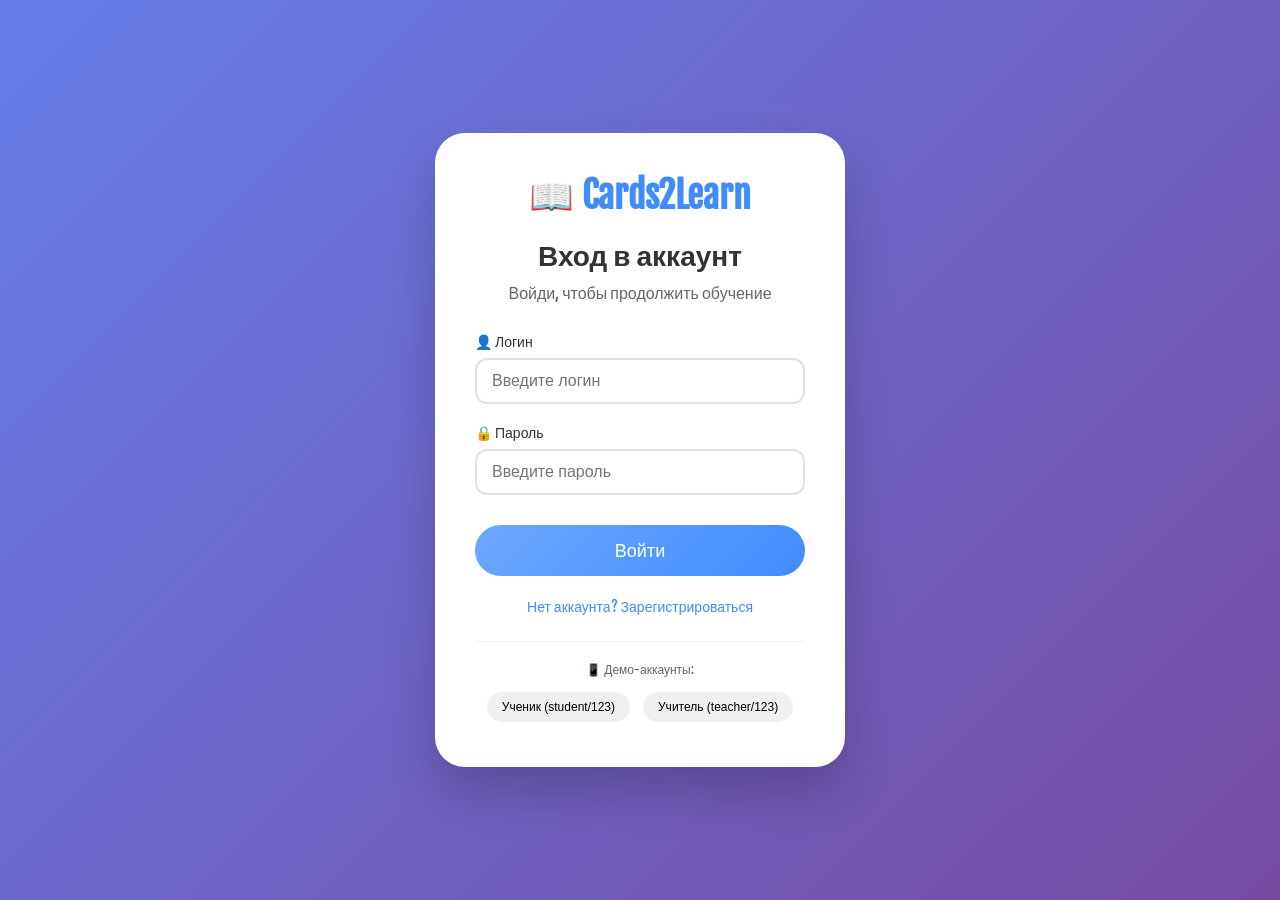
<file: index.html>
<!DOCTYPE html>
<html lang="ru">
<head>
    <meta charset="UTF-8">
    <meta name="viewport" content="width=device-width, initial-scale=1.0">
    <title>Cards2Learn - Главная</title>
    <link rel="stylesheet" href="css/main.css">
</head>
<body>
    <div class="wrapper">
        <header class="container">
            <span class="logo">📖 Cards2Learn</span>
            <nav>
                <ul>
                    <li class="active"><a href="index.html">Главная</a></li>
                    <li><a href="cards.html">Карточки</a></li>
                    <li><a href="quiz.html">Тест</a></li>
                    <li><a href="stats.html">Статистика</a></li>
                    <li><a href="profile.html">Профиль</a></li>
                    <li class="user-menu">
                        <span class="user-name" id="userNameDisplay">Гость</span>
                        <a href="#" id="logoutBtn" class="logout-link">Выйти</a>
                    </li>
                </ul>
            </nav>
        </header>

        <div class="hero container">
            <div class="hero-info">
                <h2>✨ Добро пожаловать, <span id="welcomeUser">друг</span>!</h2>
                <h1>Учи английские слова с удовольствием!</h1>
                <p>Создавай свои карточки, тренируй память и проверяй знания в интерактивных тестах. Твой прогресс сохраняется в аккаунте.</p>
                <button class="btn" onclick="location.href='cards.html'">Начать учиться →</button>
            </div>
            <div class="hero-stats">
                <div class="stat-card">
                    <span class="stat-number">50+</span>
                    <span class="stat-label">слов в день</span>
                </div>
                <div class="stat-card">
                    <span class="stat-number">100%</span>
                    <span class="stat-label">бесплатно</span>
                </div>
                <div class="stat-card">
                    <span class="stat-number">📱</span>
                    <span class="stat-label">работает везде</span>
                </div>
            </div>
        </div>

        <div class="features container">
            <h2>Что ты получишь?</h2>
            <div class="features-grid">
                <div class="feature">
                    <div class="feature-icon">🎴</div>
                    <h3>Умные карточки</h3>
                    <p>Переворачивай карточки и запоминай перевод</p>
                </div>
                <div class="feature">
                    <div class="feature-icon">✅</div>
                    <h3>Тестирование</h3>
                    <p>Проверяй свои знания в интерактивном тесте</p>
                </div>
                <div class="feature">
                    <div class="feature-icon">➕</div>
                    <h3>Свои слова</h3>
                    <p>Добавляй любые слова, которые хочешь выучить</p>
                </div>
                <div class="feature">
                    <div class="feature-icon">📊</div>
                    <h3>Статистика</h3>
                    <p>Отслеживай свой прогресс</p>
                </div>
            </div>
        </div>

        <footer class="container">
            <p>© 2026 Cards2Learn | Безопасное обучение | Все данные сохраняются в твоём аккаунте</p>
        </footer>
    </div>

    <script src="js/auth.js"></script>
    <script>
        if (!Auth.isLoggedIn()) {
            window.location.href = 'login.html';
        }
        
        const user = Auth.getCurrentUser();
        document.getElementById('welcomeUser').textContent = user.username;
        document.getElementById('userNameDisplay').textContent = user.username;
        
        document.getElementById('logoutBtn').addEventListener('click', (e) => {
            e.preventDefault();
            Auth.logout();
        });
    </script>
</body>
</html>
</file>
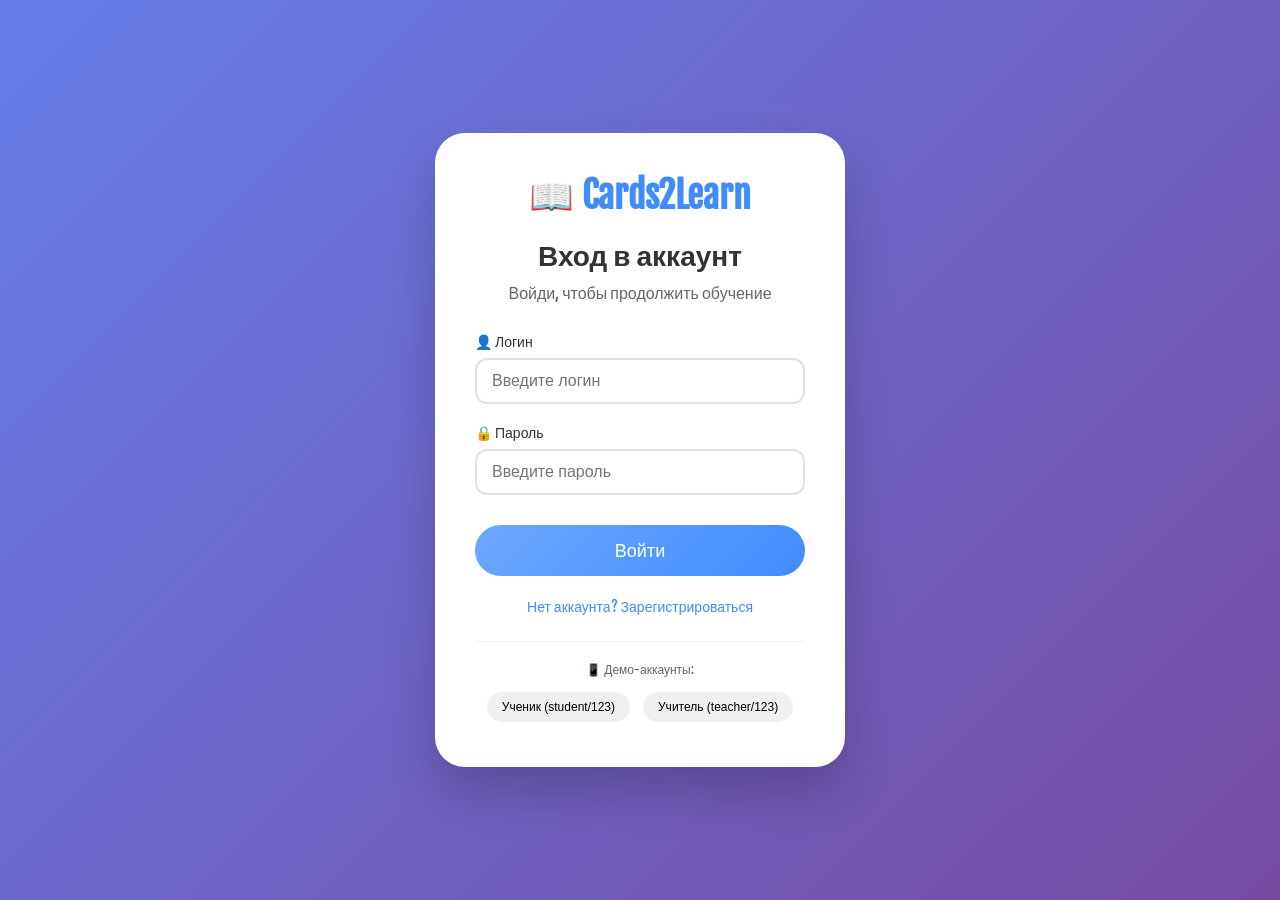
<file: cards.html>
<!DOCTYPE html>
<html lang="ru">
<head>
    <meta charset="UTF-8">
    <meta name="viewport" content="width=device-width, initial-scale=1.0">
    <title>Карточки - Cards2Learn</title>
    <link rel="stylesheet" href="css/main.css">
</head>
<body>
    <div class="wrapper">
        <header class="container">
            <span class="logo">📖 Cards2Learn</span>
            <nav>
                <ul>
                    <li><a href="index.html">Главная</a></li>
                    <li class="active"><a href="cards.html">Карточки</a></li>
                    <li><a href="quiz.html">Тест</a></li>
                    <li><a href="stats.html">Статистика</a></li>
                    <li><a href="profile.html">Профиль</a></li>
                    <li class="user-menu">
                        <span class="user-name" id="userNameDisplay">Гость</span>
                        <a href="#" id="logoutBtn" class="logout-link">Выйти</a>
                    </li>
                </ul>
            </nav>
        </header>

        <div class="cards-page container">
            <h1 class="page-title">🎴 Мои карточки</h1>
            <p class="page-subtitle">Нажми на карточку, чтобы увидеть перевод | Листай стрелками | Добавляй свои слова</p>

            <div class="categories">
                <button class="cat-btn active" data-cat="all">Все слова</button>
                <button class="cat-btn" data-cat="basic">Базовые</button>
                <button class="cat-btn" data-cat="my">Мои слова</button>
            </div>

            <div class="single-card-container">
                <div class="flashcard" id="flashcard">
                    <div class="card-inner">
                        <div class="card-front">
                            <h3 id="word-eng">Apple</h3>
                            <span class="hint">🍎 нажми</span>
                        </div>
                        <div class="card-back">
                            <h3 id="word-rus">Яблоко</h3>
                            <span class="hint">🍏</span>
                        </div>
                    </div>
                </div>
            </div>

            <div class="navigation">
                <button class="nav-btn" id="prevBtn">◀ Предыдущее</button>
                <span class="counter" id="counter">1 / 8</span>
                <button class="nav-btn" id="nextBtn">Следующее ▶</button>
            </div>

            <div class="controls">
                <button class="control-btn" id="knownBtn">✅ Знаю</button>
                <button class="control-btn" id="unknownBtn">❌ Не знаю</button>
                <button class="control-btn delete-btn" id="deleteBtn">🗑️ Удалить</button>
                <button class="control-btn" id="shuffleBtn">🔄 Перемешать</button>
            </div>

            <div class="progress-area">
                <div class="progress-bar">
                    <div class="progress-fill" id="progressFill"></div>
                </div>
                <p id="progressText">Изучено: 0 / 0 слов (0%)</p>
            </div>

            <div class="add-card-form">
                <h3>➕ Добавить новое слово</h3>
                <div class="form-row">
                    <input type="text" id="newEng" placeholder="Слово на английском" autocomplete="off">
                    <input type="text" id="newRus" placeholder="Перевод" autocomplete="off">
                    <input type="text" id="newEmoji" placeholder="Эмодзи (🐕)" autocomplete="off">
                    <button class="add-btn" id="addBtn">➕ Добавить</button>
                </div>
            </div>

            <div class="tips">
                <h4>💡 Совет для быстрого запоминания:</h4>
                <p>Повторяй слова вслух! Исследования показывают, что проговаривание улучшает запоминание на 50%.</p>
            </div>

            <div class="back-home">
                <button class="btn" onclick="location.href='index.html'">← На главную</button>
            </div>
        </div>
    </div>

    <script src="js/auth.js"></script>
    <script>
        if (!Auth.isLoggedIn()) {
            window.location.href = 'login.html';
        }
        
        document.getElementById('userNameDisplay').textContent = Auth.getCurrentUser().username;
        document.getElementById('logoutBtn').addEventListener('click', (e) => {
            e.preventDefault();
            Auth.logout();
        });
        
        // Данные пользователя
        let baseWords = [
            { eng: "Apple", rus: "Яблоко", emoji: "🍎", category: "basic", known: false },
            { eng: "Sun", rus: "Солнце", emoji: "☀️", category: "basic", known: false },
            { eng: "Happy", rus: "Счастливый", emoji: "😊", category: "basic", known: false },
            { eng: "Fast", rus: "Быстрый", emoji: "⚡", category: "basic", known: false },
            { eng: "Water", rus: "Вода", emoji: "💧", category: "basic", known: false },
            { eng: "Friend", rus: "Друг", emoji: "👫", category: "basic", known: false },
            { eng: "Big", rus: "Большой", emoji: "🐘", category: "basic", known: false },
            { eng: "Beautiful", rus: "Красивый", emoji: "🌸", category: "basic", known: false }
        ];
        
        let myWords = [];
        let currentCategory = "all";
        let currentFilteredWords = [];
        let currentIndex = 0;
        let isFlipped = false;
        
        function loadData() {
            const savedKnown = localStorage.getItem('cards2learn_known');
            if (savedKnown) {
                try {
                    const knownData = JSON.parse(savedKnown);
                    baseWords.forEach((w, i) => {
                        if (knownData[i] !== undefined) w.known = knownData[i];
                    });
                } catch(e) {}
            }
            
            const savedMyWords = localStorage.getItem('cards2learn_mywords');
            if (savedMyWords) {
                try {
                    myWords = JSON.parse(savedMyWords);
                } catch(e) {}
            }
            
            updateFilteredWords();
        }
        
        function saveData() {
            const knownData = baseWords.map(w => w.known);
            localStorage.setItem('cards2learn_known', JSON.stringify(knownData));
            localStorage.setItem('cards2learn_mywords', JSON.stringify(myWords));
            Auth.saveCurrentUserData();
        }
        
        function updateFilteredWords() {
            if (currentCategory === "all") {
                currentFilteredWords = [...baseWords, ...myWords];
            } else if (currentCategory === "basic") {
                currentFilteredWords = [...baseWords];
            } else {
                currentFilteredWords = [...myWords];
            }
            
            if (currentIndex >= currentFilteredWords.length) {
                currentIndex = Math.max(0, currentFilteredWords.length - 1);
            }
            if (currentFilteredWords.length === 0) currentIndex = 0;
            updateCard();
            updateProgress();
        }
        
        function updateCard() {
            if (currentFilteredWords.length === 0) {
                document.getElementById('word-eng').textContent = "Нет слов";
                document.getElementById('word-rus').textContent = "Добавьте слова в форму ниже";
                document.getElementById('counter').textContent = `0 / 0`;
                return;
            }
            
            const word = currentFilteredWords[currentIndex];
            document.getElementById('word-eng').textContent = word.eng;
            document.getElementById('word-rus').textContent = word.rus;
            
            const emoji = word.emoji || "📖";
            document.querySelector('#flashcard .card-front .hint').textContent = emoji + " нажми";
            document.querySelector('#flashcard .card-back .hint').textContent = emoji;
            
            if (isFlipped) {
                document.getElementById('flashcard').classList.remove('flipped');
                isFlipped = false;
            }
            
            document.getElementById('counter').textContent = `${currentIndex + 1} / ${currentFilteredWords.length}`;
        }
        
        function updateProgress() {
            const knownCount = baseWords.filter(w => w.known).length;
            const total = baseWords.length;
            const percent = total > 0 ? Math.round((knownCount / total) * 100) : 0;
            
            document.getElementById('progressFill').style.width = percent + '%';
            document.getElementById('progressText').textContent = `Изучено: ${knownCount} / ${total} слов (${percent}%)`;
        }
        
        function markAsKnown() {
            if (currentFilteredWords.length === 0) return;
            const word = currentFilteredWords[currentIndex];
            if (word.category === "basic") {
                const baseIndex = baseWords.findIndex(w => w.eng === word.eng);
                if (baseIndex !== -1 && !baseWords[baseIndex].known) {
                    baseWords[baseIndex].known = true;
                    saveData();
                    updateProgress();
                    showToast("✅ Отлично! Слово изучено!", "success");
                }
            }
            nextWord();
        }
        
        function markAsUnknown() {
            if (currentFilteredWords.length === 0) return;
            const word = currentFilteredWords[currentIndex];
            if (word.category === "basic") {
                const baseIndex = baseWords.findIndex(w => w.eng === word.eng);
                if (baseIndex !== -1) {
                    baseWords[baseIndex].known = false;
                    saveData();
                    updateProgress();
                    showToast("📚 Продолжай учить!", "info");
                }
            }
            nextWord();
        }
        
        function shuffleWords() {
            for (let i = currentFilteredWords.length - 1; i > 0; i--) {
                const j = Math.floor(Math.random() * (i + 1));
                [currentFilteredWords[i], currentFilteredWords[j]] = [currentFilteredWords[j], currentFilteredWords[i]];
            }
            currentIndex = 0;
            updateCard();
            showToast("🃏 Слова перемешаны!", "info");
        }
        
        function deleteCurrentWord() {
            if (currentFilteredWords.length === 0) return;
            const word = currentFilteredWords[currentIndex];
            if (word.category === "my") {
                const myIndex = myWords.findIndex(w => w.eng === word.eng && w.rus === word.rus);
                if (myIndex !== -1) {
                    if (confirm(`Удалить слово "${word.eng}"?`)) {
                        myWords.splice(myIndex, 1);
                        saveData();
                        updateFilteredWords();
                        showToast("🗑️ Слово удалено!", "success");
                    }
                }
            } else {
                showToast("Базовые слова нельзя удалить, их можно выучить!", "info");
            }
        }
        
        function addWord() {
            let eng = document.getElementById('newEng').value.trim();
            let rus = document.getElementById('newRus').value.trim();
            let emoji = document.getElementById('newEmoji').value.trim();
            
            if (eng === "" || rus === "") {
                showToast("❌ Заполни оба поля!", "error");
                return;
            }
            
            eng = eng.charAt(0).toUpperCase() + eng.slice(1).toLowerCase();
            rus = rus.charAt(0).toUpperCase() + rus.slice(1).toLowerCase();
            emoji = emoji || "📖";
            
            myWords.push({ eng: eng, rus: rus, emoji: emoji, category: "my", known: false });
            saveData();
            
            document.getElementById('newEng').value = "";
            document.getElementById('newRus').value = "";
            document.getElementById('newEmoji').value = "";
            
            updateFilteredWords();
            currentIndex = currentFilteredWords.length - 1;
            updateCard();
            showToast(`✅ Слово "${eng}" добавлено!`, "success");
        }
        
        function setCategory(cat) {
            currentCategory = cat;
            document.querySelectorAll('.cat-btn').forEach(btn => {
                btn.classList.toggle('active', btn.dataset.cat === cat);
            });
            updateFilteredWords();
        }
        
        function prevWord() {
            if (currentFilteredWords.length === 0) return;
            if (currentIndex > 0) {
                currentIndex--;
                updateCard();
            } else {
                document.getElementById('flashcard').style.animation = 'shake 0.3s ease';
                setTimeout(() => document.getElementById('flashcard').style.animation = '', 300);
            }
        }
        
        function nextWord() {
            if (currentFilteredWords.length === 0) return;
            if (currentIndex < currentFilteredWords.length - 1) {
                currentIndex++;
                updateCard();
            } else {
                document.getElementById('flashcard').style.animation = 'shake 0.3s ease';
                setTimeout(() => document.getElementById('flashcard').style.animation = '', 300);
            }
        }
        
        function showToast(msg, type) {
            let toast = document.getElementById('toast');
            if (!toast) {
                toast = document.createElement('div');
                toast.id = 'toast';
                document.body.appendChild(toast);
            }
            toast.textContent = msg;
            toast.className = `toast ${type}`;
            toast.style.display = 'block';
            setTimeout(() => toast.style.display = 'none', 2000);
        }
        
        document.getElementById('flashcard').addEventListener('click', () => {
            if (currentFilteredWords.length > 0) {
                document.getElementById('flashcard').classList.toggle('flipped');
                isFlipped = document.getElementById('flashcard').classList.contains('flipped');
            }
        });
        
        document.getElementById('prevBtn').addEventListener('click', prevWord);
        document.getElementById('nextBtn').addEventListener('click', nextWord);
        document.getElementById('knownBtn').addEventListener('click', markAsKnown);
        document.getElementById('unknownBtn').addEventListener('click', markAsUnknown);
        document.getElementById('deleteBtn').addEventListener('click', deleteCurrentWord);
        document.getElementById('shuffleBtn').addEventListener('click', shuffleWords);
        document.getElementById('addBtn').addEventListener('click', addWord);
        
        document.querySelectorAll('.cat-btn').forEach(btn => {
            btn.addEventListener('click', () => setCategory(btn.dataset.cat));
        });
        
        document.getElementById('newEng').addEventListener('keypress', (e) => {
            if (e.key === 'Enter') addWord();
        });
        
        loadData();
    </script>
</body>
</html>
</file>
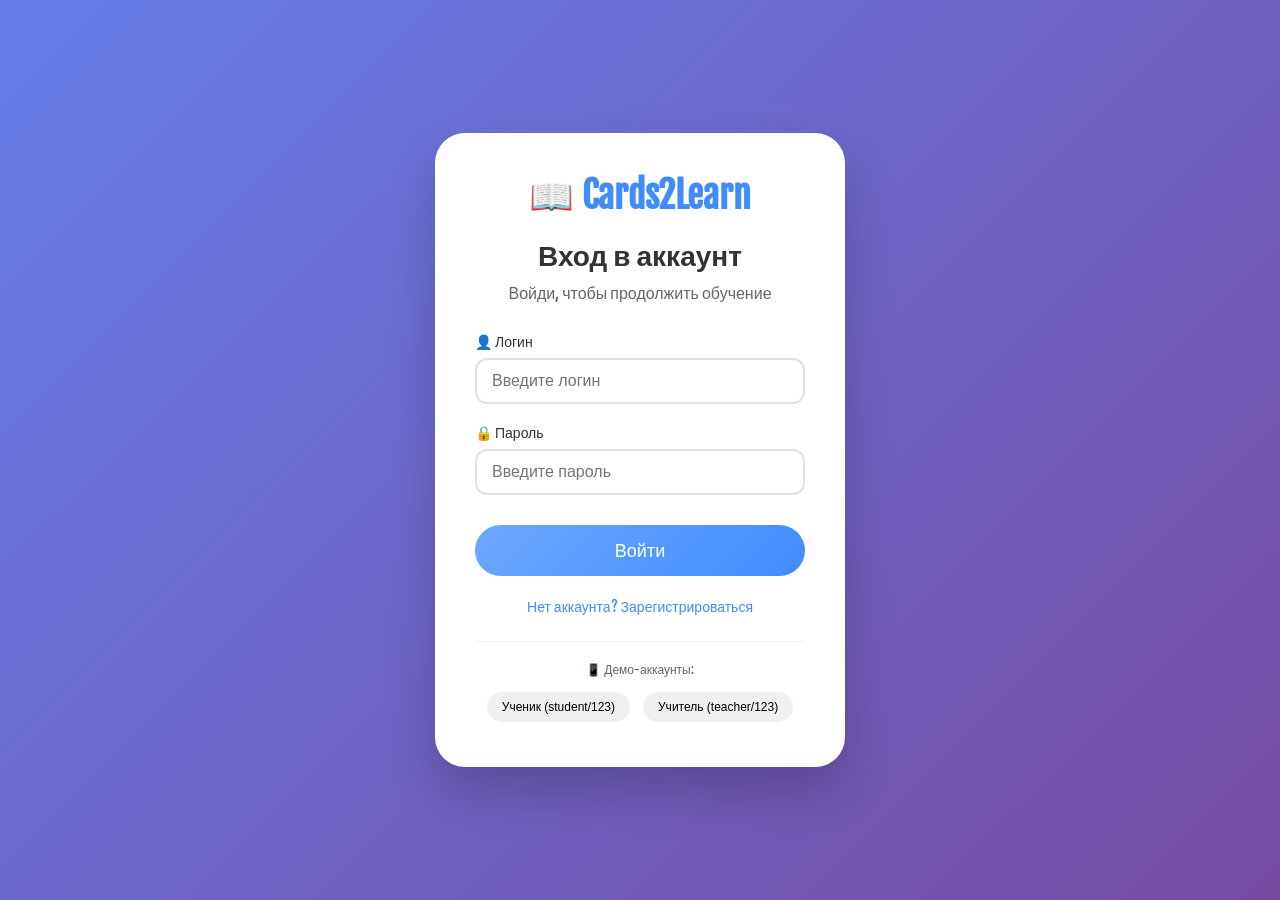
<file: login.html>
<!DOCTYPE html>
<html lang="ru">
<head>
    <meta charset="UTF-8">
    <meta name="viewport" content="width=device-width, initial-scale=1.0">
    <title>Вход - Cards2Learn</title>
    <link rel="stylesheet" href="css/main.css">
</head>
<body class="auth-page">
    <div class="auth-container">
        <div class="auth-card">
            <div class="auth-logo">📖 Cards2Learn</div>
            <h1>Вход в аккаунт</h1>
            <p class="auth-subtitle">Войди, чтобы продолжить обучение</p>
            
            <div id="authMessage" class="auth-message" style="display: none;"></div>
            
            <form id="loginForm">
                <div class="input-group">
                    <label>👤 Логин</label>
                    <input type="text" id="loginUsername" placeholder="Введите логин" required autocomplete="off">
                </div>
                
                <div class="input-group">
                    <label>🔒 Пароль</label>
                    <input type="password" id="loginPassword" placeholder="Введите пароль" required>
                </div>
                
                <button type="submit" class="auth-btn">Войти</button>
            </form>
            
            <div class="auth-links">
                <a href="register.html">Нет аккаунта? Зарегистрироваться</a>
            </div>
            
            <div class="demo-login">
                <p>📱 Демо-аккаунты:</p>
                <button class="demo-btn" data-login="student" data-pass="123">Ученик (student/123)</button>
                <button class="demo-btn" data-login="teacher" data-pass="123">Учитель (teacher/123)</button>
            </div>
        </div>
    </div>
    
    <script src="js/auth.js"></script>
    <script>
        function showMessage(msg, type) {
            const msgDiv = document.getElementById('authMessage');
            msgDiv.textContent = msg;
            msgDiv.className = `auth-message ${type}`;
            msgDiv.style.display = 'block';
            setTimeout(() => {
                msgDiv.style.display = 'none';
            }, 3000);
        }
        
        document.getElementById('loginForm').addEventListener('submit', function(e) {
            e.preventDefault();
            const username = document.getElementById('loginUsername').value.trim();
            const password = document.getElementById('loginPassword').value;
            
            const result = Auth.login(username, password);
            if (result.success) {
                showMessage('✅ Вход выполнен! Перенаправление...', 'success');
                setTimeout(() => {
                    window.location.href = 'index.html';
                }, 1000);
            } else {
                showMessage(result.error, 'error');
            }
        });
        
        document.querySelectorAll('.demo-btn').forEach(btn => {
            btn.addEventListener('click', function() {
                document.getElementById('loginUsername').value = this.dataset.login;
                document.getElementById('loginPassword').value = this.dataset.pass;
                document.getElementById('loginForm').dispatchEvent(new Event('submit'));
            });
        });
    </script>
</body>
</html>
</file>
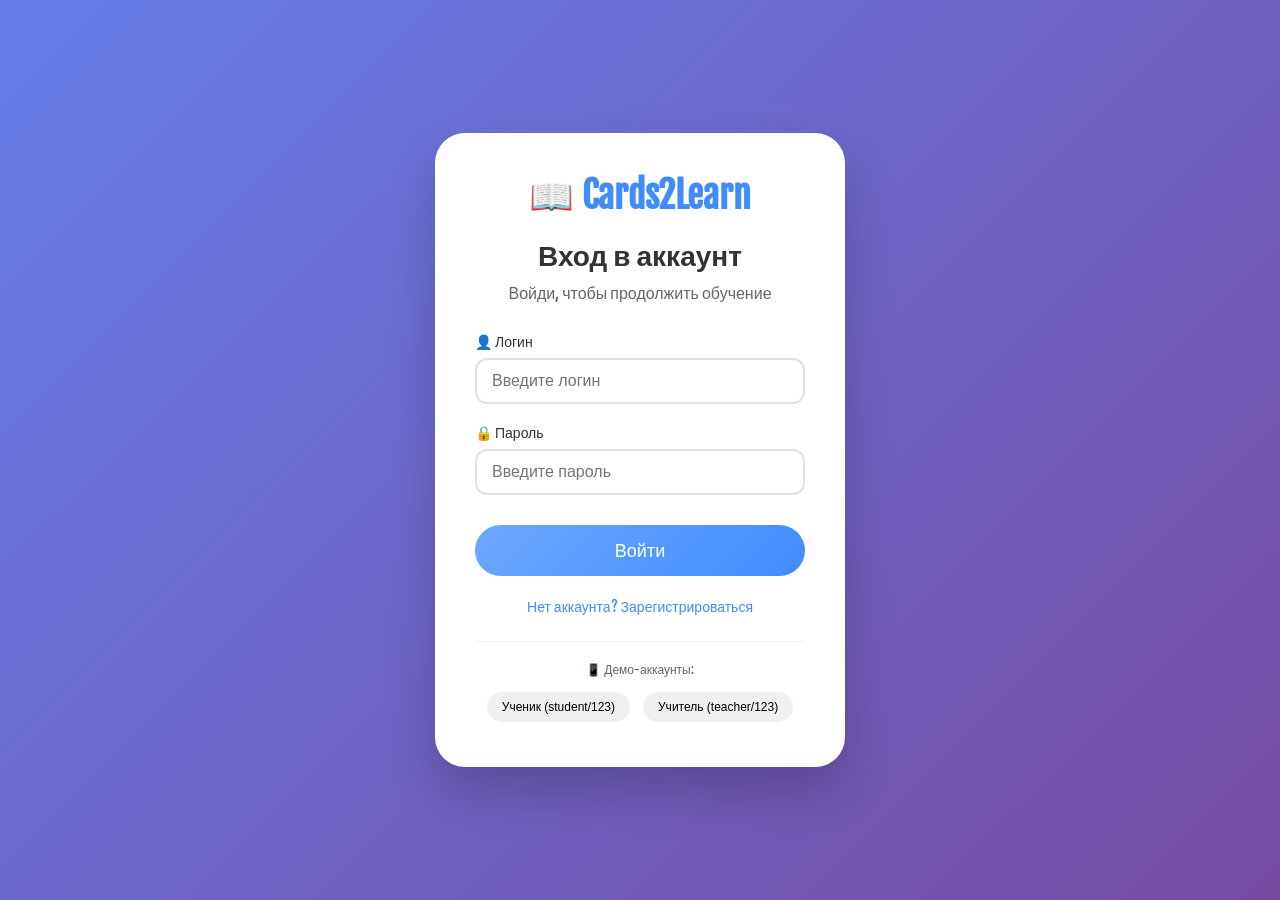
<file: profile.html>
<!DOCTYPE html>
<html lang="ru">
<head>
    <meta charset="UTF-8">
    <meta name="viewport" content="width=device-width, initial-scale=1.0">
    <title>Профиль - Cards2Learn</title>
    <link rel="stylesheet" href="css/main.css">
</head>
<body>
    <div class="wrapper">
        <header class="container">
            <span class="logo">📖 Cards2Learn</span>
            <nav>
                <ul>
                    <li><a href="index.html">Главная</a></li>
                    <li><a href="cards.html">Карточки</a></li>
                    <li><a href="quiz.html">Тест</a></li>
                    <li><a href="stats.html">Статистика</a></li>
                    <li class="active"><a href="profile.html">Профиль</a></li>
                    <li class="user-menu">
                        <span class="user-name" id="userNameDisplay">Гость</span>
                        <a href="#" id="logoutBtn" class="logout-link">Выйти</a>
                    </li>
                </ul>
            </nav>
        </header>

        <div class="profile-page container">
            <h1 class="page-title">👤 Мой профиль</h1>
            <p class="page-subtitle">Настройки аккаунта и данные</p>

            <div class="profile-card">
                <div class="profile-avatar">
                    <span id="avatarEmoji">😊</span>
                </div>
                <div class="profile-info">
                    <p><strong>👤 Логин:</strong> <span id="profileUsername"></span></p>
                    <p><strong>📧 Email:</strong> <span id="profileEmail"></span></p>
                    <p><strong>📅 Дата регистрации:</strong> <span id="profileDate"></span></p>
                </div>
            </div>

            <div class="profile-section">
                <h3>🔐 Сменить пароль</h3>
                <div class="form-group">
                    <input type="password" id="oldPassword" placeholder="Старый пароль">
                </div>
                <div class="form-group">
                    <input type="password" id="newPassword" placeholder="Новый пароль">
                </div>
                <div class="form-group">
                    <input type="password" id="confirmNewPassword" placeholder="Подтвердите новый пароль">
                </div>
                <button class="btn" id="changePasswordBtn">Сменить пароль</button>
            </div>

            <div class="profile-section">
                <h3>💾 Резервное копирование</h3>
                <button class="btn" id="exportBtn">📤 Экспорт данных</button>
                <label class="btn import-label" style="display: inline-block; margin-left: 10px;">
                    📥 Импорт данных
                    <input type="file" id="importFile" accept=".json" style="display: none;">
                </label>
            </div>

            <div class="back-home">
                <button class="btn" onclick="location.href='index.html'">← На главную</button>
            </div>
        </div>
    </div>

    <script src="js/auth.js"></script>
    <script>
        if (!Auth.isLoggedIn()) {
            window.location.href = 'login.html';
        }
        
        const user = Auth.getCurrentUser();
        document.getElementById('userNameDisplay').textContent = user.username;
        document.getElementById('profileUsername').textContent = user.username;
        document.getElementById('profileEmail').textContent = user.email || "Не указан";
        document.getElementById('profileDate').textContent = user.loginTime ? new Date(user.loginTime).toLocaleDateString() : "—";
        
        const avatarEmojis = ['😊', '😎', '🧠', '📚', '🎓', '🌟', '🔥', '💪'];
        document.getElementById('avatarEmoji').textContent = avatarEmojis[user.username.length % avatarEmojis.length];
        
        document.getElementById('logoutBtn').addEventListener('click', (e) => {
            e.preventDefault();
            Auth.logout();
        });
        
        document.getElementById('changePasswordBtn').addEventListener('click', () => {
            const oldPass = document.getElementById('oldPassword').value;
            const newPass = document.getElementById('newPassword').value;
            const confirmPass = document.getElementById('confirmNewPassword').value;
            
            if (!oldPass || !newPass) {
                alert("❌ Заполните все поля!");
                return;
            }
            if (newPass !== confirmPass) {
                alert("❌ Новые пароли не совпадают!");
                return;
            }
            if (newPass.length < 4) {
                alert("❌ Пароль должен быть не менее 4 символов!");
                return;
            }
            
            const result = Auth.changePassword(oldPass, newPass);
            if (result.success) {
                alert("✅ Пароль успешно изменён!");
                document.getElementById('oldPassword').value = "";
                document.getElementById('newPassword').value = "";
                document.getElementById('confirmNewPassword').value = "";
            } else {
                alert(result.error);
            }
        });
        
        document.getElementById('exportBtn').addEventListener('click', () => {
            const data = Auth.exportData();
            if (data) {
                const blob = new Blob([data], {type: 'application/json'});
                const url = URL.createObjectURL(blob);
                const a = document.createElement('a');
                a.href = url;
                a.download = `cards2learn_backup_${user.username}.json`;
                a.click();
                URL.revokeObjectURL(url);
                alert("💾 Данные экспортированы!");
            }
        });
        
        document.getElementById('importFile').addEventListener('change', (e) => {
            const file = e.target.files[0];
            if (file) {
                const reader = new FileReader();
                reader.onload = (event) => {
                    const result = Auth.importData(event.target.result);
                    if (result.success) {
                        alert("✅ Данные импортированы! Страница будет обновлена.");
                        location.reload();
                    } else {
                        alert(result.error);
                    }
                };
                reader.readAsText(file);
            }
            e.target.value = '';
        });
        
        document.querySelector('.import-label').addEventListener('click', () => {
            document.getElementById('importFile').click();
        });
    </script>
</body>
</html>
</file>
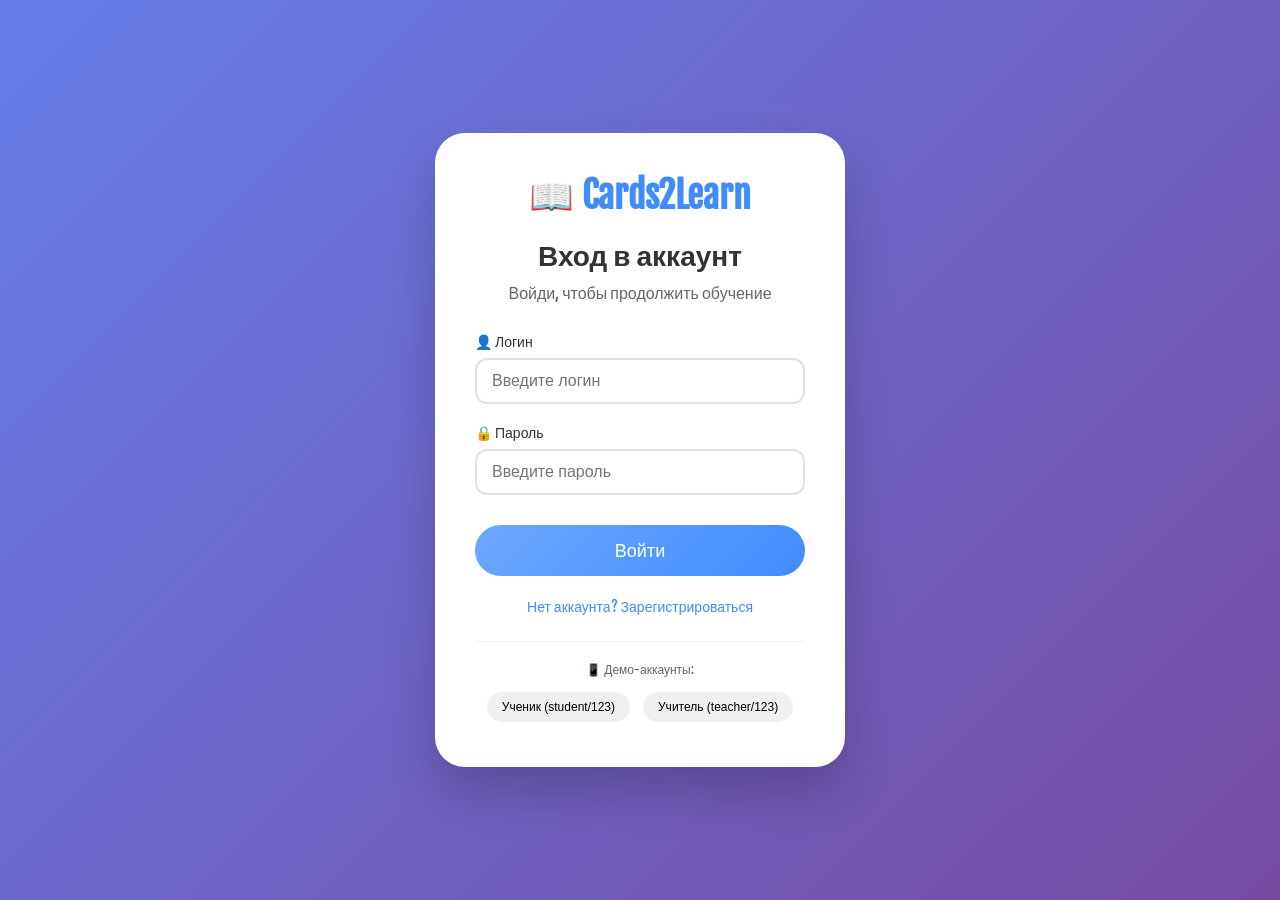
<file: quiz.html>
<!DOCTYPE html>
<html lang="ru">
<head>
    <meta charset="UTF-8">
    <meta name="viewport" content="width=device-width, initial-scale=1.0">
    <title>Тест - Cards2Learn</title>
    <link rel="stylesheet" href="css/main.css">
</head>
<body>
    <div class="wrapper">
        <header class="container">
            <span class="logo">📖 Cards2Learn</span>
            <nav>
                <ul>
                    <li><a href="index.html">Главная</a></li>
                    <li><a href="cards.html">Карточки</a></li>
                    <li class="active"><a href="quiz.html">Тест</a></li>
                    <li><a href="stats.html">Статистика</a></li>
                    <li><a href="profile.html">Профиль</a></li>
                    <li class="user-menu">
                        <span class="user-name" id="userNameDisplay">Гость</span>
                        <a href="#" id="logoutBtn" class="logout-link">Выйти</a>
                    </li>
                </ul>
            </nav>
        </header>

        <div class="quiz-page container">
            <h1 class="page-title">📝 Проверь свои знания!</h1>
            <p class="page-subtitle">Выбери правильный перевод слова</p>

            <div class="quiz-container">
                <div class="quiz-header">
                    <span class="question-counter" id="questionCounter">Вопрос 1 / 10</span>
                    <span class="score" id="score">Счёт: 0</span>
                </div>
                
                <div class="question-card">
                    <h2 id="questionWord">Apple</h2>
                    <div class="options" id="options"></div>
                </div>
                
                <div class="quiz-result" id="quizResult" style="display: none;">
                    <h2>🎉 Тест завершён!</h2>
                    <p>Твой результат: <span id="finalScore">0</span> / <span id="totalQuestions">10</span></p>
                    <div class="result-message" id="resultMessage"></div>
                    <button class="btn" onclick="restartQuiz()">🔄 Пройти заново</button>
                    <button class="btn" onclick="location.href='cards.html'">📚 Учить слова</button>
                </div>
            </div>

            <div class="back-home">
                <button class="btn" onclick="location.href='index.html'">← На главную</button>
            </div>
        </div>
    </div>

    <script src="js/auth.js"></script>
    <script>
        if (!Auth.isLoggedIn()) {
            window.location.href = 'login.html';
        }
        
        document.getElementById('userNameDisplay').textContent = Auth.getCurrentUser().username;
        document.getElementById('logoutBtn').addEventListener('click', (e) => {
            e.preventDefault();
            Auth.logout();
        });
        
        let words = [
            { eng: "Apple", rus: "Яблоко" },
            { eng: "Sun", rus: "Солнце" },
            { eng: "Happy", rus: "Счастливый" },
            { eng: "Fast", rus: "Быстрый" },
            { eng: "Water", rus: "Вода" },
            { eng: "Friend", rus: "Друг" },
            { eng: "Big", rus: "Большой" },
            { eng: "Beautiful", rus: "Красивый" },
            { eng: "Dog", rus: "Собака" },
            { eng: "Cat", rus: "Кошка" }
        ];
        
        let currentQuestions = [];
        let currentIndex = 0;
        let score = 0;
        
        function shuffleArray(arr) {
            for (let i = arr.length - 1; i > 0; i--) {
                const j = Math.floor(Math.random() * (i + 1));
                [arr[i], arr[j]] = [arr[j], arr[i]];
            }
            return arr;
        }
        
        function initQuiz() {
            currentQuestions = shuffleArray([...words]).slice(0, 10);
            currentIndex = 0;
            score = 0;
            document.getElementById('score').textContent = `Счёт: ${score}`;
            document.getElementById('quizResult').style.display = 'none';
            document.querySelector('.quiz-container').style.display = 'block';
            loadQuestion();
        }
        
        function loadQuestion() {
            if (currentIndex >= currentQuestions.length) {
                endQuiz();
                return;
            }
            
            const word = currentQuestions[currentIndex];
            document.getElementById('questionWord').textContent = word.eng;
            document.getElementById('questionCounter').textContent = `Вопрос ${currentIndex + 1} / ${currentQuestions.length}`;
            
            const correct = word.rus;
            let otherWords = words.filter(w => w.rus !== correct).map(w => w.rus);
            otherWords = shuffleArray([...new Set(otherWords)]).slice(0, 3);
            const options = shuffleArray([correct, ...otherWords]);
            
            const optionsContainer = document.getElementById('options');
            optionsContainer.innerHTML = '';
            options.forEach(opt => {
                const btn = document.createElement('button');
                btn.className = 'option';
                btn.textContent = opt;
                btn.onclick = () => checkAnswer(opt, correct);
                optionsContainer.appendChild(btn);
            });
        }
        
        function checkAnswer(selected, correct) {
            const buttons = document.querySelectorAll('.option');
            buttons.forEach(btn => {
                btn.disabled = true;
                if (btn.textContent === correct) {
                    btn.style.background = '#4CAF50';
                    btn.style.color = 'white';
                }
                if (btn.textContent === selected && selected !== correct) {
                    btn.style.background = '#f44336';
                    btn.style.color = 'white';
                }
            });
            
            if (selected === correct) {
                score++;
                document.getElementById('score').textContent = `Счёт: ${score}`;
                showToast("✅ Правильно!", "success");
            } else {
                showToast(`❌ Неправильно! Правильно: ${correct}`, "error");
            }
            
            setTimeout(() => {
                currentIndex++;
                loadQuestion();
            }, 1500);
        }
        
        function endQuiz() {
            document.querySelector('.quiz-container').style.display = 'none';
            document.getElementById('quizResult').style.display = 'block';
            document.getElementById('finalScore').textContent = score;
            document.getElementById('totalQuestions').textContent = currentQuestions.length;
            
            const percent = Math.round((score / currentQuestions.length) * 100);
            let message = "";
            if (percent === 100) message = "🎉 Идеально! Ты гений! 🎉";
            else if (percent >= 80) message = "🌟 Отлично! Ты хорошо знаешь слова! 🌟";
            else if (percent >= 60) message = "👍 Неплохо! Но есть куда расти!";
            else message = "📚 Нужно ещё немного позаниматься! У тебя всё получится!";
            document.getElementById('resultMessage').textContent = message;
            
            if (score > (parseInt(localStorage.getItem('cards2learn_bestScore')) || 0)) {
                localStorage.setItem('cards2learn_bestScore', score);
                Auth.saveCurrentUserData();
                showToast("🏆 Новый рекорд!", "success");
            }
        }
        
        function restartQuiz() {
            initQuiz();
        }
        
        function showToast(msg, type) {
            let toast = document.getElementById('quiz-toast');
            if (!toast) {
                toast = document.createElement('div');
                toast.id = 'quiz-toast';
                document.body.appendChild(toast);
            }
            toast.textContent = msg;
            toast.className = `toast ${type}`;
            toast.style.display = 'block';
            setTimeout(() => toast.style.display = 'none', 1500);
        }
        
        initQuiz();
    </script>
</body>
</html>
</file>
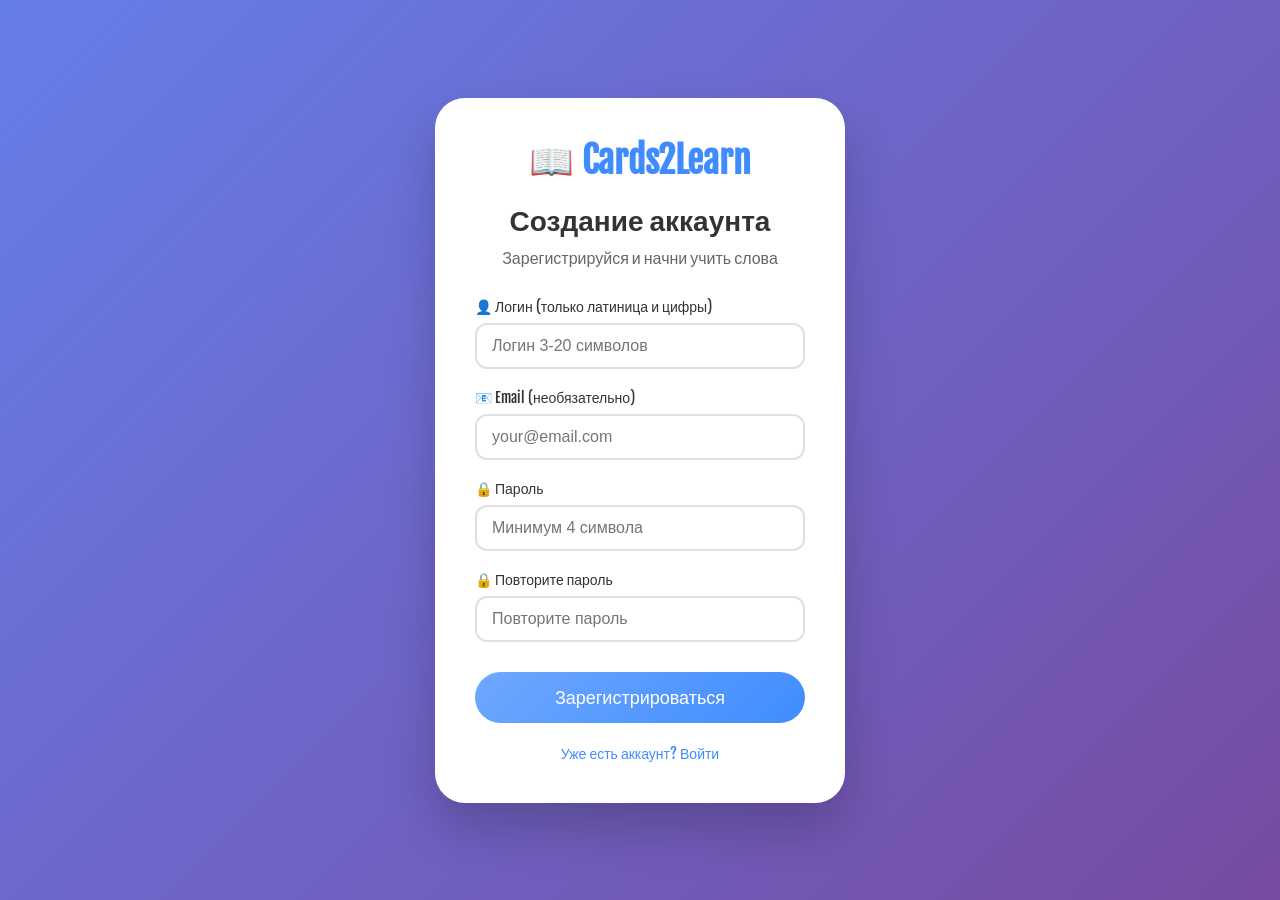
<file: register.html>
<!DOCTYPE html>
<html lang="ru">
<head>
    <meta charset="UTF-8">
    <meta name="viewport" content="width=device-width, initial-scale=1.0">
    <title>Регистрация - Cards2Learn</title>
    <link rel="stylesheet" href="css/main.css">
</head>
<body class="auth-page">
    <div class="auth-container">
        <div class="auth-card">
            <div class="auth-logo">📖 Cards2Learn</div>
            <h1>Создание аккаунта</h1>
            <p class="auth-subtitle">Зарегистрируйся и начни учить слова</p>
            
            <div id="authMessage" class="auth-message" style="display: none;"></div>
            
            <form id="registerForm">
                <div class="input-group">
                    <label>👤 Логин (только латиница и цифры)</label>
                    <input type="text" id="regUsername" placeholder="Логин 3-20 символов" required autocomplete="off">
                </div>
                
                <div class="input-group">
                    <label>📧 Email (необязательно)</label>
                    <input type="email" id="regEmail" placeholder="your@email.com" autocomplete="off">
                </div>
                
                <div class="input-group">
                    <label>🔒 Пароль</label>
                    <input type="password" id="regPassword" placeholder="Минимум 4 символа" required>
                </div>
                
                <div class="input-group">
                    <label>🔒 Повторите пароль</label>
                    <input type="password" id="regPasswordConfirm" placeholder="Повторите пароль" required>
                </div>
                
                <button type="submit" class="auth-btn">Зарегистрироваться</button>
            </form>
            
            <div class="auth-links">
                <a href="login.html">Уже есть аккаунт? Войти</a>
            </div>
        </div>
    </div>
    
    <script src="js/auth.js"></script>
    <script>
        function showMessage(msg, type) {
            const msgDiv = document.getElementById('authMessage');
            msgDiv.textContent = msg;
            msgDiv.className = `auth-message ${type}`;
            msgDiv.style.display = 'block';
            setTimeout(() => {
                msgDiv.style.display = 'none';
            }, 3000);
        }
        
        document.getElementById('registerForm').addEventListener('submit', function(e) {
            e.preventDefault();
            
            const username = document.getElementById('regUsername').value.trim();
            const email = document.getElementById('regEmail').value.trim();
            const password = document.getElementById('regPassword').value;
            const passwordConfirm = document.getElementById('regPasswordConfirm').value;
            
            if (!/^[a-zA-Z0-9_]{3,20}$/.test(username)) {
                showMessage('❌ Логин должен содержать 3-20 символов (латиница, цифры, _)', 'error');
                return;
            }
            
            if (password !== passwordConfirm) {
                showMessage('❌ Пароли не совпадают!', 'error');
                return;
            }
            
            if (password.length < 4) {
                showMessage('❌ Пароль должен быть не менее 4 символов!', 'error');
                return;
            }
            
            const result = Auth.register(username, password, email);
            if (result.success) {
                showMessage('✅ Регистрация успешна! Вход выполнен...', 'success');
                setTimeout(() => {
                    window.location.href = 'index.html';
                }, 1500);
            } else {
                showMessage(result.error, 'error');
            }
        });
    </script>
</body>
</html>
</file>
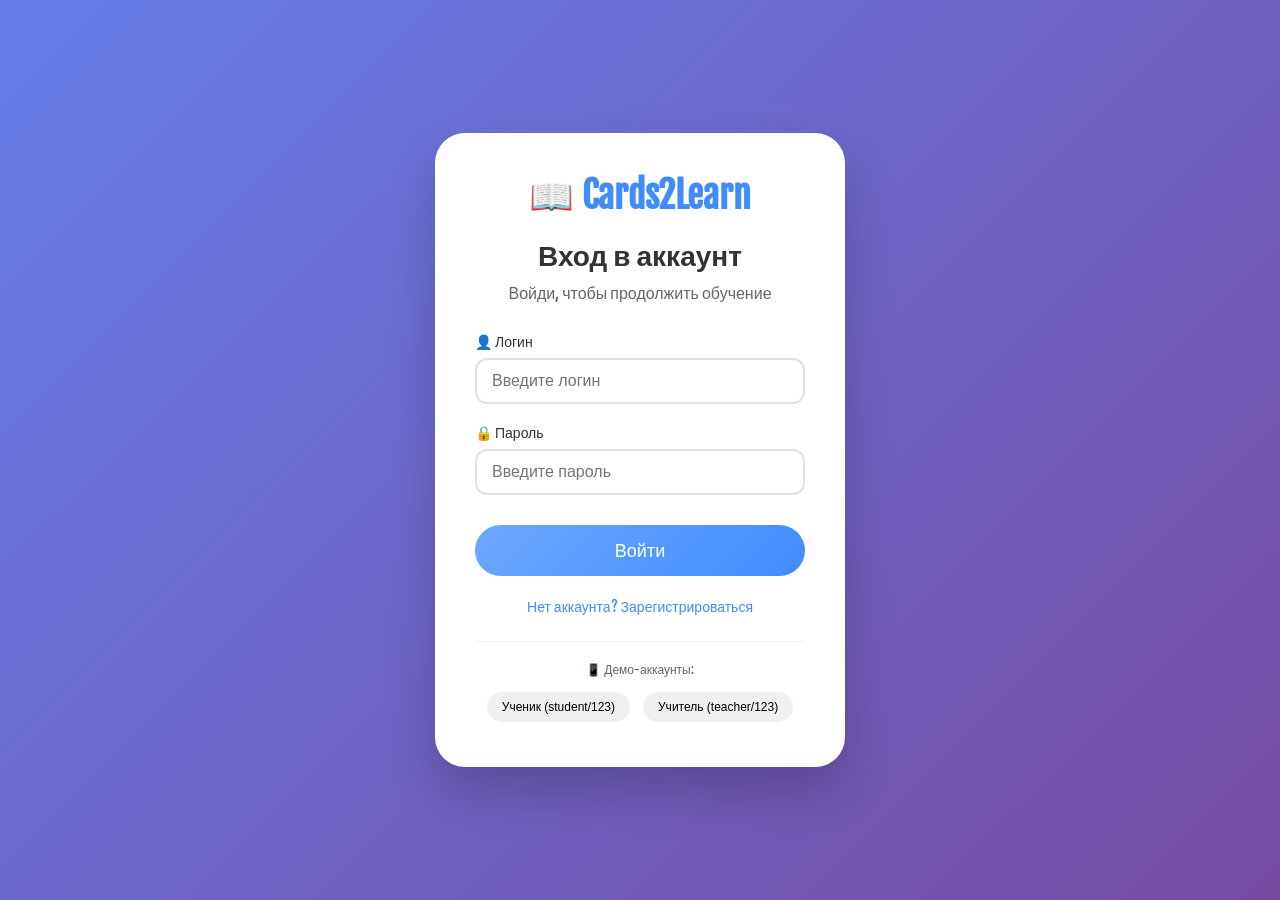
<file: stats.html>
<!DOCTYPE html>
<html lang="ru">
<head>
    <meta charset="UTF-8">
    <meta name="viewport" content="width=device-width, initial-scale=1.0">
    <title>Статистика - Cards2Learn</title>
    <link rel="stylesheet" href="css/main.css">
</head>
<body>
    <div class="wrapper">
        <header class="container">
            <span class="logo">📖 Cards2Learn</span>
            <nav>
                <ul>
                    <li><a href="index.html">Главная</a></li>
                    <li><a href="cards.html">Карточки</a></li>
                    <li><a href="quiz.html">Тест</a></li>
                    <li class="active"><a href="stats.html">Статистика</a></li>
                    <li><a href="profile.html">Профиль</a></li>
                    <li class="user-menu">
                        <span class="user-name" id="userNameDisplay">Гость</span>
                        <a href="#" id="logoutBtn" class="logout-link">Выйти</a>
                    </li>
                </ul>
            </nav>
        </header>

        <div class="stats-page container">
            <h1 class="page-title">📊 Моя статистика</h1>
            <p class="page-subtitle">Отслеживай свой прогресс в изучении английского</p>

            <div class="stats-grid">
                <div class="stat-card-big">
                    <div class="stat-icon">🎴</div>
                    <div class="stat-info">
                        <span class="stat-label">Всего слов в базе</span>
                        <span class="stat-number" id="totalWords">0</span>
                    </div>
                </div>
                <div class="stat-card-big">
                    <div class="stat-icon">✅</div>
                    <div class="stat-info">
                        <span class="stat-label">Изучено слов</span>
                        <span class="stat-number" id="knownWords">0</span>
                    </div>
                </div>
                <div class="stat-card-big">
                    <div class="stat-icon">🎯</div>
                    <div class="stat-info">
                        <span class="stat-label">Прогресс</span>
                        <span class="stat-number" id="progressPercent">0%</span>
                    </div>
                </div>
                <div class="stat-card-big">
                    <div class="stat-icon">🏆</div>
                    <div class="stat-info">
                        <span class="stat-label">Лучший результат в тесте</span>
                        <span class="stat-number" id="bestScore">0</span>
                    </div>
                </div>
                <div class="stat-card-big">
                    <div class="stat-icon">📝</div>
                    <div class="stat-info">
                        <span class="stat-label">Своих слов добавлено</span>
                        <span class="stat-number" id="myWordsCount">0</span>
                    </div>
                </div>
                <div class="stat-card-big">
                    <div class="stat-icon">🔥</div>
                    <div class="stat-info">
                        <span class="stat-label">Сессий обучения</span>
                        <span class="stat-number" id="sessions">0</span>
                    </div>
                </div>
            </div>

            <div class="motivation">
                <h3>🌟 Твоя мотивация сегодня:</h3>
                <p id="motivationMessage">Загружаем...</p>
            </div>

            <div class="back-home">
                <button class="btn" onclick="location.href='index.html'">← На главную</button>
            </div>
        </div>
    </div>

    <script src="js/auth.js"></script>
    <script>
        if (!Auth.isLoggedIn()) {
            window.location.href = 'login.html';
        }
        
        document.getElementById('userNameDisplay').textContent = Auth.getCurrentUser().username;
        document.getElementById('logoutBtn').addEventListener('click', (e) => {
            e.preventDefault();
            Auth.logout();
        });
        
        function loadStats() {
            const baseWords = ["Apple", "Sun", "Happy", "Fast", "Water", "Friend", "Big", "Beautiful"];
            const savedKnown = localStorage.getItem('cards2learn_known');
            let knownCount = 0;
            if (savedKnown) {
                knownCount = JSON.parse(savedKnown).filter(k => k === true).length;
            }
            
            const savedMyWords = localStorage.getItem('cards2learn_mywords');
            let myWordsCount = 0;
            if (savedMyWords) {
                myWordsCount = JSON.parse(savedMyWords).length;
            }
            
            const totalWords = baseWords.length + myWordsCount;
            const progress = totalWords > 0 ? Math.round((knownCount / totalWords) * 100) : 0;
            const bestScore = localStorage.getItem('cards2learn_bestScore') || 0;
            const sessions = localStorage.getItem('cards2learn_sessions') || 1;
            
            document.getElementById('totalWords').textContent = totalWords;
            document.getElementById('knownWords').textContent = knownCount;
            document.getElementById('progressPercent').textContent = progress + '%';
            document.getElementById('bestScore').textContent = bestScore + ' / 10';
            document.getElementById('myWordsCount').textContent = myWordsCount;
            document.getElementById('sessions').textContent = sessions;
            
            let message = "";
            if (progress === 100) message = "🎉 Ты выучил все слова! Ты настоящий чемпион! Продолжай добавлять новые! 🎉";
            else if (progress >= 75) message = "🔥 Ты почти у цели! Осталось совсем немного! Продолжай в том же духе! 🔥";
            else if (progress >= 50) message = "💪 Отлично! Половина пути пройдена! Так держать! 💪";
            else if (progress >= 25) message = "👍 Хороший старт! У тебя всё получится, главное — не останавливайся!";
            else message = "🌟 Первые шаги сделаны! Каждый день — это маленькая победа. Добавь свои первые слова и начни учить!";
            
            document.getElementById('motivationMessage').textContent = message;
        }
        
        loadStats();
    </script>
</body>
</html>
</file>
<file: css/main.css>
@import url('https://fonts.googleapis.com/css2?family=Fjalla+One&display=swap');

* {
    margin: 0;
    padding: 0;
    box-sizing: border-box;
}

body {
    font-family: "Fjalla One", sans-serif;
    background: linear-gradient(135deg, #f5f5f5 0%, #e8f0ff 100%);
    min-height: 100vh;
    color: #333;
}

a {
    text-decoration: none;
}

.container {
    width: 1400px;
    max-width: 90%;
    margin: 0 auto;
}

/* ========== HEADER ========== */
header {
    padding: 30px 0;
    display: flex;
    justify-content: space-between;
    align-items: center;
    flex-wrap: wrap;
    border-bottom: 2px solid rgba(64, 140, 255, 0.2);
}

.logo {
    font-size: 28px;
    font-weight: 800;
    color: #408CFF;
}

nav ul {
    list-style: none;
    display: flex;
    gap: 30px;
    align-items: center;
    flex-wrap: wrap;
}

nav ul li a {
    color: #333;
    transition: all 0.3s;
    font-size: 16px;
}

nav ul li.active a {
    color: #408CFF;
    font-weight: bold;
}

nav ul li.active::after {
    content: '';
    display: block;
    width: 30px;
    height: 3px;
    background: #408CFF;
    border-radius: 10px;
    margin-top: 5px;
}

.user-menu {
    display: flex;
    align-items: center;
    gap: 15px;
    background: #f0f0f0;
    padding: 5px 15px;
    border-radius: 30px;
}

.user-name {
    font-weight: bold;
    color: #408CFF;
}

.logout-link {
    color: #ff6b6b !important;
    font-size: 14px;
}

.logout-link:hover {
    text-decoration: underline;
}

/* ========== HERO ========== */
.hero {
    display: flex;
    justify-content: space-between;
    align-items: center;
    padding: 80px 0;
    flex-wrap: wrap;
    gap: 40px;
}

.hero-info {
    flex: 1;
}

.hero-info h2 {
    color: #408CFF;
    font-size: 24px;
    margin-bottom: 15px;
}

.hero-info h1 {
    font-size: 48px;
    margin-bottom: 20px;
    line-height: 1.2;
}

.hero-info p {
    font-size: 18px;
    line-height: 1.6;
    margin-bottom: 30px;
    color: #555;
}

.hero-info .btn {
    background: #408CFF;
    color: white;
    border: none;
    padding: 15px 35px;
    border-radius: 50px;
    font-size: 18px;
    cursor: pointer;
    transition: all 0.3s;
}

.hero-info .btn:hover {
    background: #2a6bc4;
    transform: scale(1.05);
}

.hero-stats {
    display: flex;
    gap: 30px;
    flex-wrap: wrap;
}

.stat-card {
    background: white;
    padding: 25px;
    border-radius: 20px;
    text-align: center;
    box-shadow: 0 10px 25px rgba(0,0,0,0.1);
    min-width: 120px;
}

.stat-number {
    font-size: 32px;
    font-weight: bold;
    color: #408CFF;
    display: block;
}

.stat-label {
    font-size: 14px;
    color: #666;
    margin-top: 5px;
}

/* ========== FEATURES ========== */
.features {
    padding: 60px 0;
    text-align: center;
}

.features h2 {
    font-size: 36px;
    margin-bottom: 40px;
}

.features-grid {
    display: grid;
    grid-template-columns: repeat(auto-fit, minmax(250px, 1fr));
    gap: 30px;
}

.feature {
    background: white;
    padding: 30px;
    border-radius: 20px;
    transition: transform 0.3s;
    box-shadow: 0 5px 15px rgba(0,0,0,0.1);
}

.feature:hover {
    transform: translateY(-5px);
}

.feature-icon {
    font-size: 48px;
    margin-bottom: 15px;
}

.feature h3 {
    font-size: 22px;
    margin-bottom: 10px;
}

.feature p {
    color: #666;
    line-height: 1.5;
}

/* ========== FOOTER ========== */
footer {
    text-align: center;
    padding: 40px 0;
    border-top: 1px solid rgba(0,0,0,0.1);
    margin-top: 40px;
    color: #666;
}

/* ========== АВТОРИЗАЦИЯ ========== */
body.auth-page {
    background: linear-gradient(135deg, #667eea 0%, #764ba2 100%);
    min-height: 100vh;
    display: flex;
    align-items: center;
    justify-content: center;
}

.auth-container {
    width: 100%;
    max-width: 450px;
    padding: 20px;
}

.auth-card {
    background: white;
    border-radius: 30px;
    padding: 40px;
    box-shadow: 0 25px 50px rgba(0,0,0,0.2);
    text-align: center;
}

.auth-logo {
    font-size: 36px;
    font-weight: bold;
    color: #408CFF;
    margin-bottom: 20px;
}

.auth-card h1 {
    font-size: 28px;
    margin-bottom: 10px;
    color: #333;
}

.auth-subtitle {
    color: #666;
    margin-bottom: 30px;
}

.input-group {
    text-align: left;
    margin-bottom: 20px;
}

.input-group label {
    display: block;
    margin-bottom: 8px;
    color: #333;
    font-size: 14px;
}

.input-group input {
    width: 100%;
    padding: 12px 15px;
    border: 2px solid #e0e0e0;
    border-radius: 12px;
    font-size: 16px;
    transition: all 0.3s;
    box-sizing: border-box;
}

.input-group input:focus {
    outline: none;
    border-color: #408CFF;
}

.auth-btn {
    width: 100%;
    background: linear-gradient(135deg, #6EA8FF, #408CFF);
    color: white;
    border: none;
    padding: 14px;
    border-radius: 40px;
    font-size: 18px;
    font-family: inherit;
    cursor: pointer;
    transition: all 0.3s;
    margin-top: 10px;
}

.auth-btn:hover {
    transform: scale(1.02);
}

.auth-links {
    margin-top: 20px;
}

.auth-links a {
    color: #408CFF;
    text-decoration: none;
    font-size: 14px;
}

.auth-message {
    padding: 12px;
    border-radius: 10px;
    margin-bottom: 20px;
    font-size: 14px;
}

.auth-message.success {
    background: #d4edda;
    color: #155724;
    border: 1px solid #c3e6cb;
}

.auth-message.error {
    background: #f8d7da;
    color: #721c24;
    border: 1px solid #f5c6cb;
}

.demo-login {
    margin-top: 25px;
    padding-top: 20px;
    border-top: 1px solid #eee;
}

.demo-login p {
    font-size: 12px;
    color: #666;
    margin-bottom: 10px;
}

.demo-btn {
    background: #f0f0f0;
    border: none;
    padding: 8px 15px;
    border-radius: 20px;
    margin: 5px;
    cursor: pointer;
    font-size: 12px;
    transition: all 0.3s;
}

.demo-btn:hover {
    background: #e0e0e0;
}

/* ========== КАРТОЧКИ ========== */
.cards-page, .quiz-page, .stats-page, .profile-page {
    padding: 40px 0 80px;
}

.page-title {
    text-align: center;
    font-size: 42px;
    margin-bottom: 15px;
    color: #333;
}

.page-subtitle {
    text-align: center;
    font-size: 18px;
    color: #666;
    margin-bottom: 30px;
}

.categories {
    display: flex;
    justify-content: center;
    gap: 15px;
    margin-bottom: 30px;
}

.cat-btn {
    background: #e0e0e0;
    border: none;
    padding: 10px 25px;
    border-radius: 30px;
    font-family: inherit;
    font-size: 14px;
    cursor: pointer;
    transition: all 0.3s;
}

.cat-btn.active {
    background: #408CFF;
    color: white;
}

.single-card-container {
    display: flex;
    justify-content: center;
    margin: 30px 0;
}

.flashcard {
    width: 380px;
    height: 380px;
    perspective: 1000px;
    cursor: pointer;
}

.card-inner {
    position: relative;
    width: 100%;
    height: 100%;
    transition: transform 0.6s;
    transform-style: preserve-3d;
    border-radius: 20px;
}

.flashcard.flipped .card-inner {
    transform: rotateY(180deg);
}

.card-front, .card-back {
    position: absolute;
    width: 100%;
    height: 100%;
    backface-visibility: hidden;
    border-radius: 20px;
    display: flex;
    flex-direction: column;
    justify-content: center;
    align-items: center;
    box-shadow: 0 20px 40px rgba(0,0,0,0.2);
}

.card-front {
    background: linear-gradient(135deg, #6EA8FF, #408CFF);
    color: white;
}

.card-back {
    background: linear-gradient(135deg, #f5f5f5, #e0e0e0);
    color: #333;
    transform: rotateY(180deg);
}

.card-front h3, .card-back h3 {
    font-size: 38px;
    margin-bottom: 20px;
    text-align: center;
    padding: 0 15px;
}

.hint {
    font-size: 14px;
    opacity: 0.7;
}

.navigation {
    display: flex;
    justify-content: center;
    align-items: center;
    gap: 30px;
    margin: 30px 0;
}

.nav-btn, .control-btn {
    background: #408CFF;
    color: white;
    border: none;
    padding: 10px 25px;
    border-radius: 30px;
    font-family: inherit;
    font-size: 16px;
    cursor: pointer;
    transition: all 0.3s;
}

.nav-btn:hover, .control-btn:hover {
    background: #2a6bc4;
    transform: scale(1.05);
}

.delete-btn {
    background: #ff6b6b;
}

.delete-btn:hover {
    background: #ee5a5a;
}

.controls {
    display: flex;
    justify-content: center;
    gap: 15px;
    flex-wrap: wrap;
    margin: 20px 0;
}

.progress-area {
    max-width: 500px;
    margin: 20px auto;
    text-align: center;
}

.progress-bar {
    background: #e0e0e0;
    border-radius: 20px;
    height: 20px;
    overflow: hidden;
}

.progress-fill {
    background: #4CAF50;
    height: 100%;
    width: 0%;
    transition: width 0.5s;
    border-radius: 20px;
}

.add-card-form {
    background: white;
    border-radius: 20px;
    padding: 25px;
    max-width: 700px;
    margin: 30px auto;
    box-shadow: 0 5px 15px rgba(0,0,0,0.1);
}

.form-row {
    display: flex;
    gap: 15px;
    flex-wrap: wrap;
}

.form-row input {
    flex: 1;
    padding: 12px;
    border: 2px solid #ddd;
    border-radius: 12px;
    font-family: inherit;
    font-size: 16px;
}

.form-row input:focus {
    outline: none;
    border-color: #408CFF;
}

.add-btn {
    background: #408CFF;
    color: white;
    border: none;
    padding: 12px 25px;
    border-radius: 30px;
    font-family: inherit;
    cursor: pointer;
}

.tips {
    background: #fff3cd;
    padding: 20px;
    border-radius: 15px;
    max-width: 600px;
    margin: 30px auto;
    text-align: center;
}

.tips h4 {
    margin-bottom: 10px;
    color: #856404;
}

/* ========== ТЕСТ ========== */
.quiz-container {
    max-width: 600px;
    margin: 0 auto;
    background: white;
    border-radius: 20px;
    padding: 30px;
    box-shadow: 0 10px 30px rgba(0,0,0,0.1);
}

.quiz-header {
    display: flex;
    justify-content: space-between;
    margin-bottom: 30px;
    padding-bottom: 15px;
    border-bottom: 2px solid #eee;
}

.question-card {
    text-align: center;
}

.question-card h2 {
    font-size: 48px;
    margin-bottom: 30px;
}

.options {
    display: flex;
    flex-direction: column;
    gap: 15px;
}

.option {
    background: #f0f0f0;
    border: none;
    padding: 15px;
    border-radius: 12px;
    font-size: 18px;
    font-family: inherit;
    cursor: pointer;
    transition: all 0.3s;
}

.option:hover {
    background: #e0e0e0;
    transform: scale(1.02);
}

.quiz-result {
    text-align: center;
    padding: 40px;
}

.result-message {
    margin: 20px 0;
    font-size: 18px;
}

/* ========== СТАТИСТИКА ========== */
.stats-grid {
    display: grid;
    grid-template-columns: repeat(auto-fit, minmax(300px, 1fr));
    gap: 25px;
    margin: 40px 0;
}

.stat-card-big {
    background: white;
    border-radius: 20px;
    padding: 25px;
    display: flex;
    align-items: center;
    gap: 20px;
    box-shadow: 0 5px 15px rgba(0,0,0,0.1);
}

.stat-icon {
    font-size: 48px;
}

.stat-info {
    flex: 1;
}

.stat-label {
    font-size: 14px;
    color: #666;
    display: block;
}

.stat-number {
    font-size: 36px;
    font-weight: bold;
    color: #408CFF;
}

.motivation {
    background: linear-gradient(135deg, #6EA8FF, #408CFF);
    color: white;
    padding: 30px;
    border-radius: 20px;
    text-align: center;
    margin: 30px 0;
}

.motivation h3 {
    margin-bottom: 15px;
}

/* ========== ПРОФИЛЬ ========== */
.profile-card {
    background: white;
    border-radius: 20px;
    padding: 30px;
    display: flex;
    align-items: center;
    gap: 30px;
    flex-wrap: wrap;
    margin-bottom: 40px;
    box-shadow: 0 5px 15px rgba(0,0,0,0.1);
}

.profile-avatar {
    font-size: 80px;
    background: #f0f0f0;
    width: 120px;
    height: 120px;
    display: flex;
    align-items: center;
    justify-content: center;
    border-radius: 50%;
}

.profile-info p {
    margin: 10px 0;
    font-size: 18px;
}

.profile-section {
    background: white;
    border-radius: 20px;
    padding: 30px;
    margin-bottom: 30px;
    box-shadow: 0 5px 15px rgba(0,0,0,0.1);
}

.profile-section h3 {
    margin-bottom: 20px;
    font-size: 24px;
}

.profile-section .form-group {
    margin-bottom: 15px;
}

.profile-section .form-group input {
    width: 100%;
    max-width: 300px;
    padding: 12px;
    border: 2px solid #ddd;
    border-radius: 12px;
    font-family: inherit;
    font-size: 16px;
}

.profile-section .btn {
    background: #408CFF;
    color: white;
    border: none;
    padding: 12px 25px;
    border-radius: 30px;
    font-family: inherit;
    font-size: 16px;
    cursor: pointer;
    transition: all 0.3s;
}

.profile-section .btn:hover {
    background: #2a6bc4;
}

.import-label {
    cursor: pointer;
    display: inline-block;
}

/* ========== ОБЩИЕ КНОПКИ ========== */
.btn {
    background: #408CFF;
    color: white;
    border: none;
    padding: 12px 30px;
    border-radius: 30px;
    font-family: inherit;
    font-size: 16px;
    cursor: pointer;
    transition: all 0.3s;
}

.btn:hover {
    background: #2a6bc4;
    transform: scale(1.02);
}

.back-home {
    text-align: center;
    margin: 40px 0;
}

/* ========== TOAST УВЕДОМЛЕНИЯ ========== */
.toast {
    position: fixed;
    bottom: 20px;
    left: 50%;
    transform: translateX(-50%);
    padding: 12px 24px;
    border-radius: 50px;
    color: white;
    z-index: 1000;
    display: none;
    font-size: 14px;
    font-family: "Fjalla One", sans-serif;
}

.toast.success {
    background: #4CAF50;
}

.toast.error {
    background: #f44336;
}

.toast.info {
    background: #408CFF;
}

/* ========== АНИМАЦИИ ========== */
@keyframes shake {
    0% { transform: translateX(0); }
    25% { transform: translateX(-5px); }
    75% { transform: translateX(5px); }
    100% { transform: translateX(0); }
}

/* ========== АДАПТИВ ========== */
@media (max-width: 768px) {
    header {
        flex-direction: column;
        gap: 20px;
    }
    
    nav ul {
        justify-content: center;
    }
    
    .hero {
        flex-direction: column;
        text-align: center;
    }
    
    .hero-info h1 {
        font-size: 32px;
    }
    
    .hero-stats {
        justify-content: center;
    }
    
    .flashcard {
        width: 280px;
        height: 280px;
    }
    
    .card-front h3, .card-back h3 {
        font-size: 28px;
    }
    
    .page-title {
        font-size: 32px;
    }
    
    .form-row {
        flex-direction: column;
    }
    
    .stats-grid {
        grid-template-columns: 1fr;
    }
    
    .profile-card {
        justify-content: center;
        text-align: center;
    }
}
</file>
